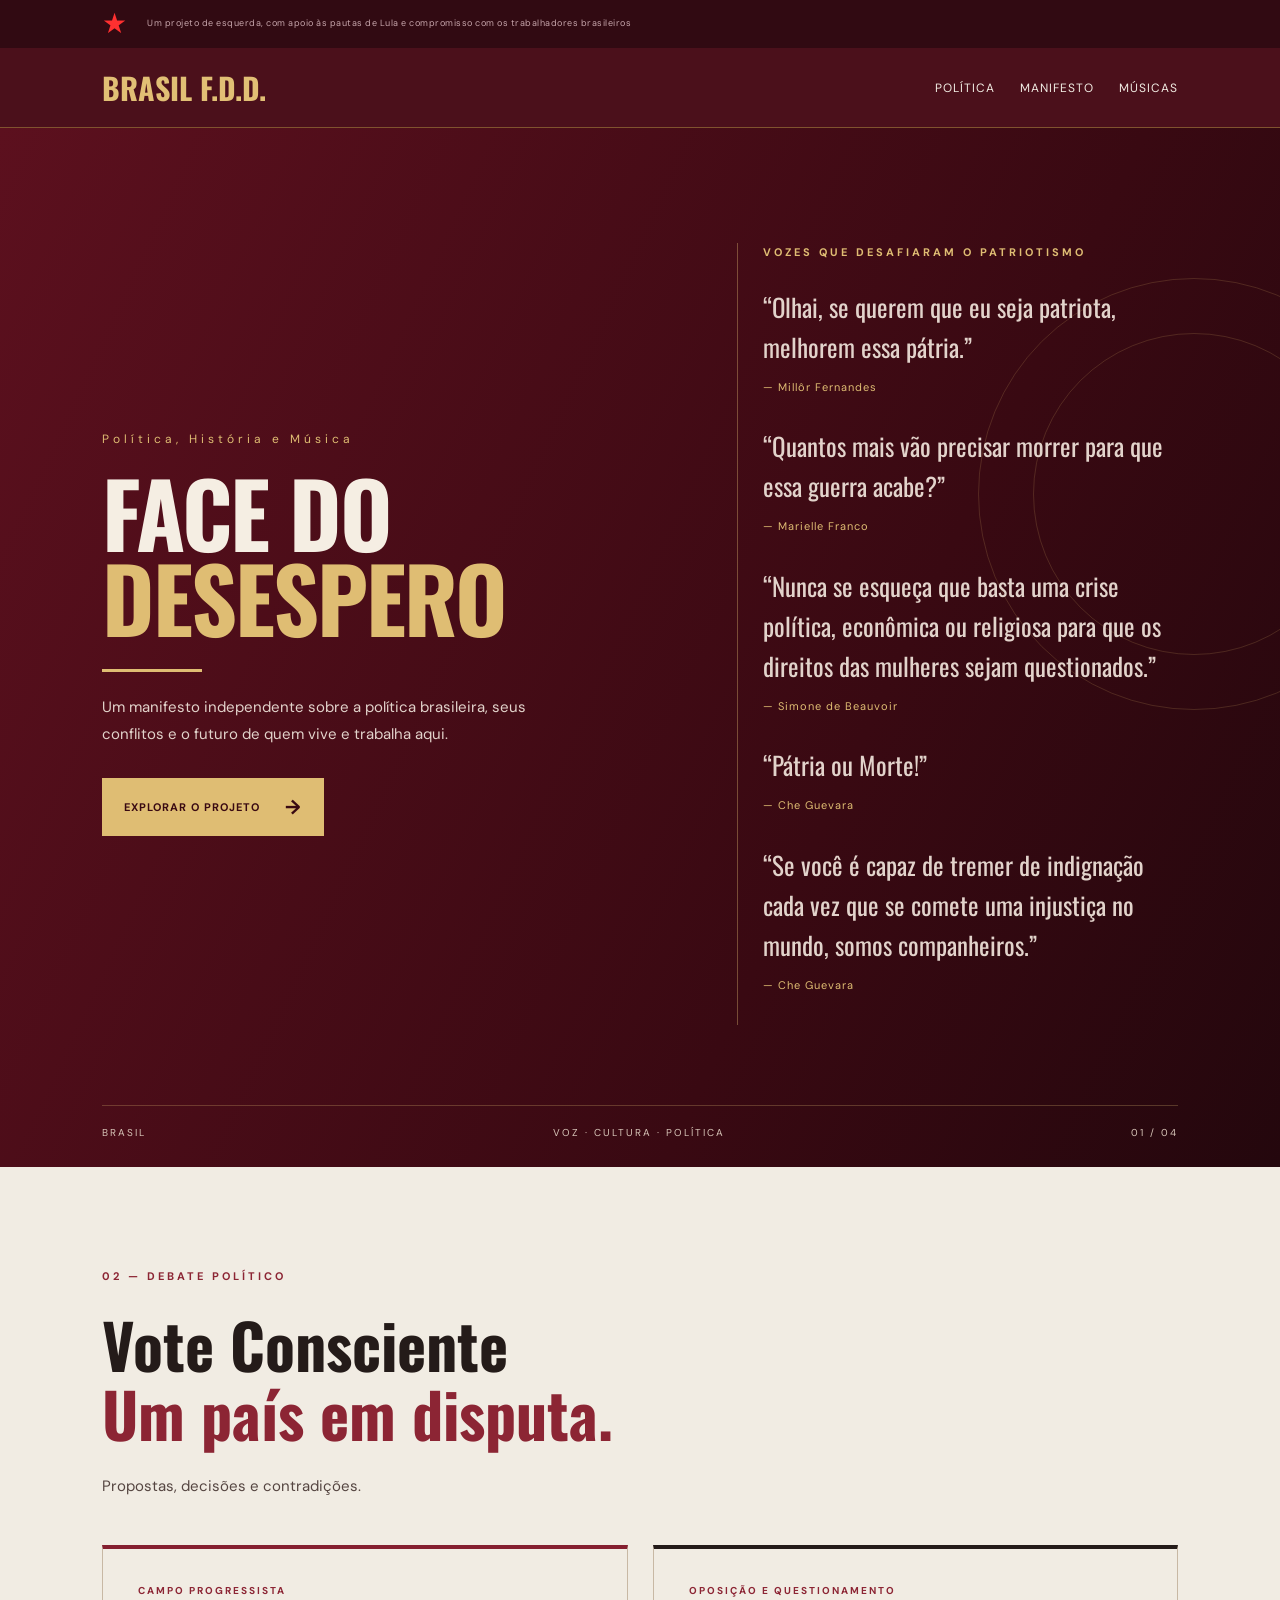
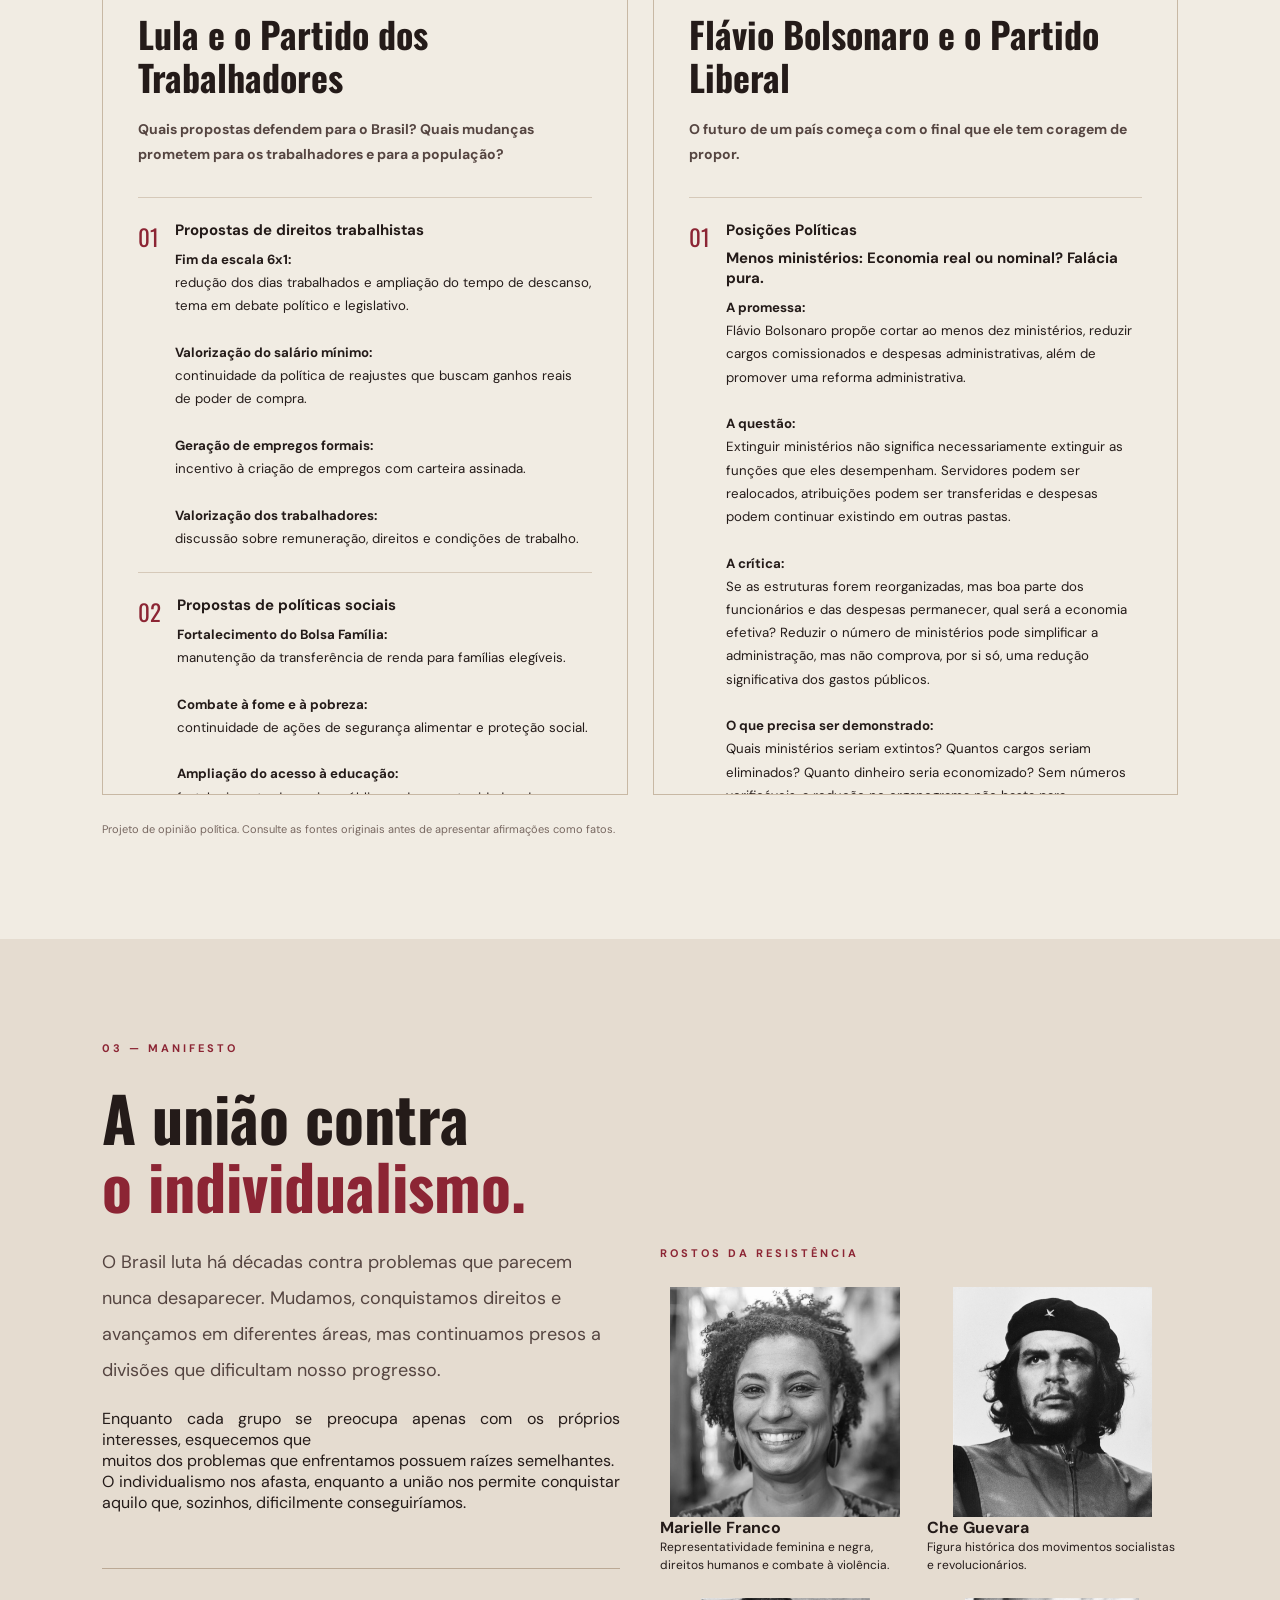
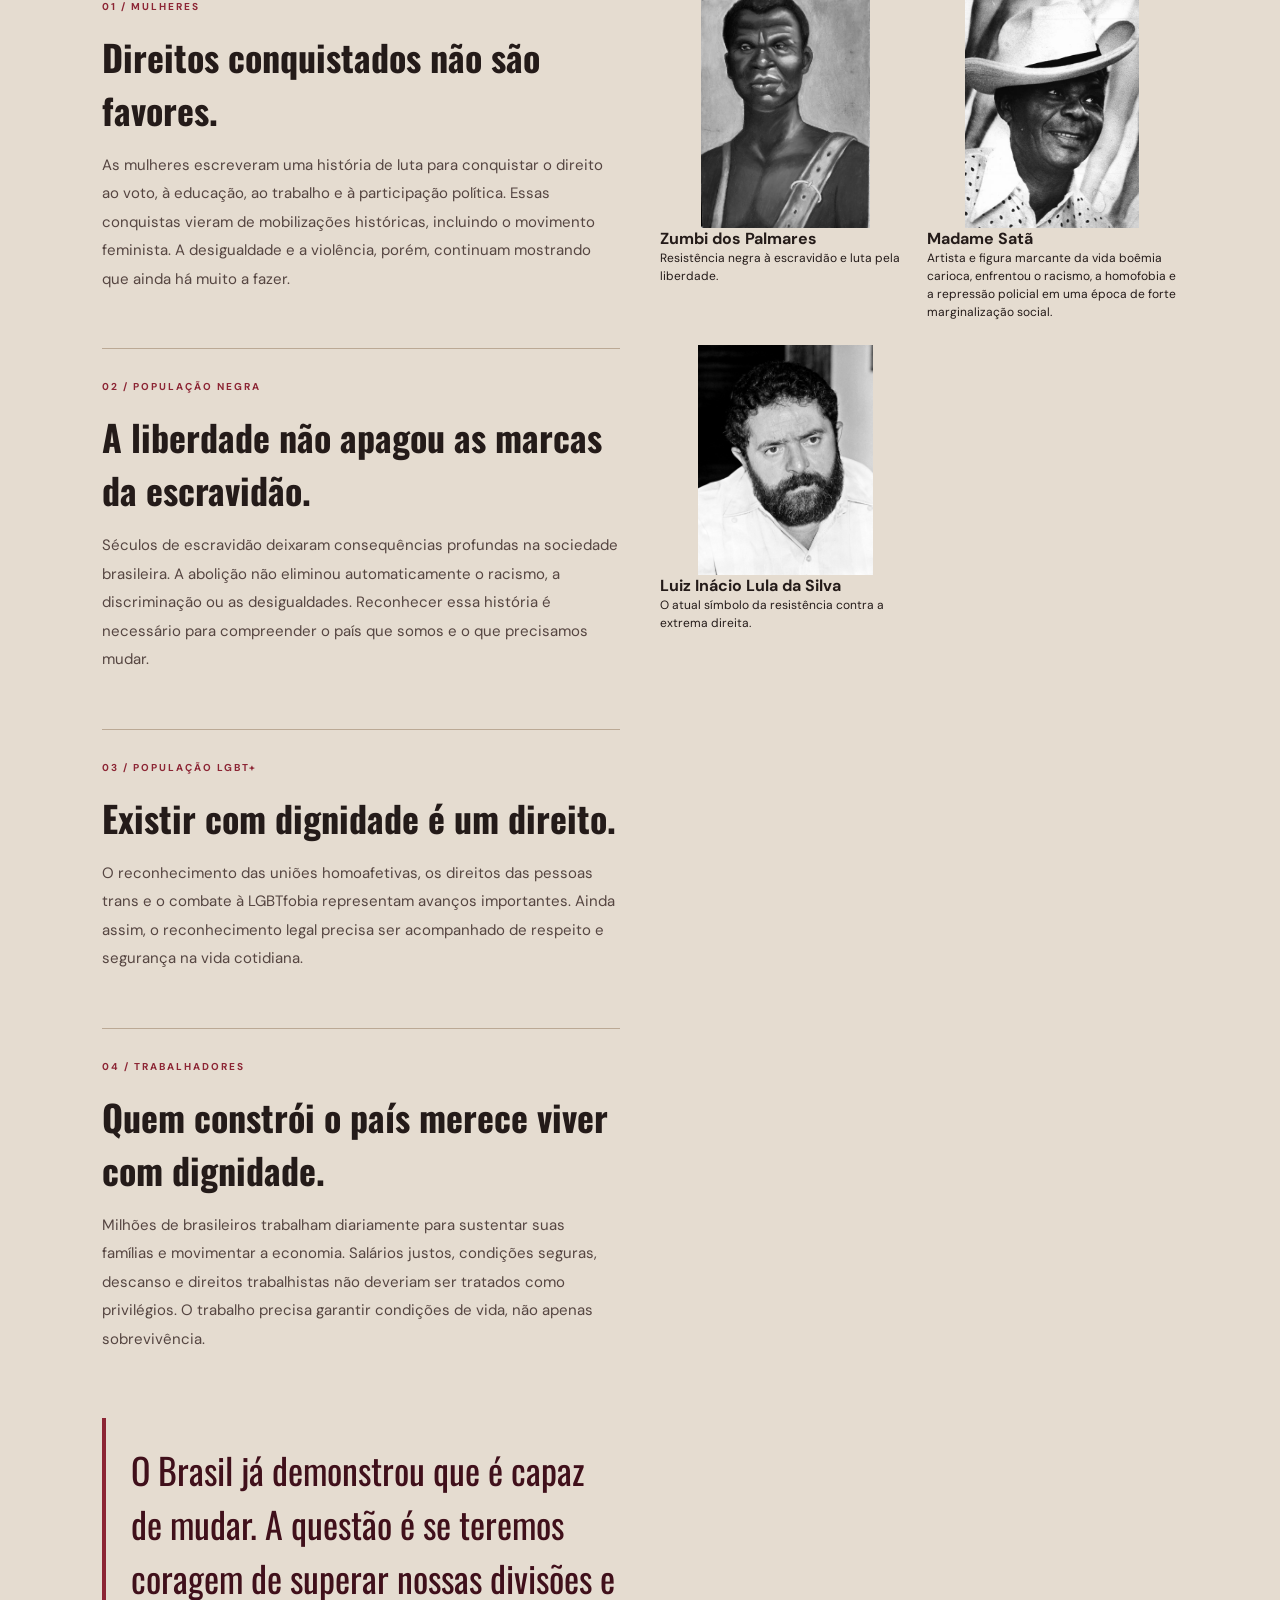
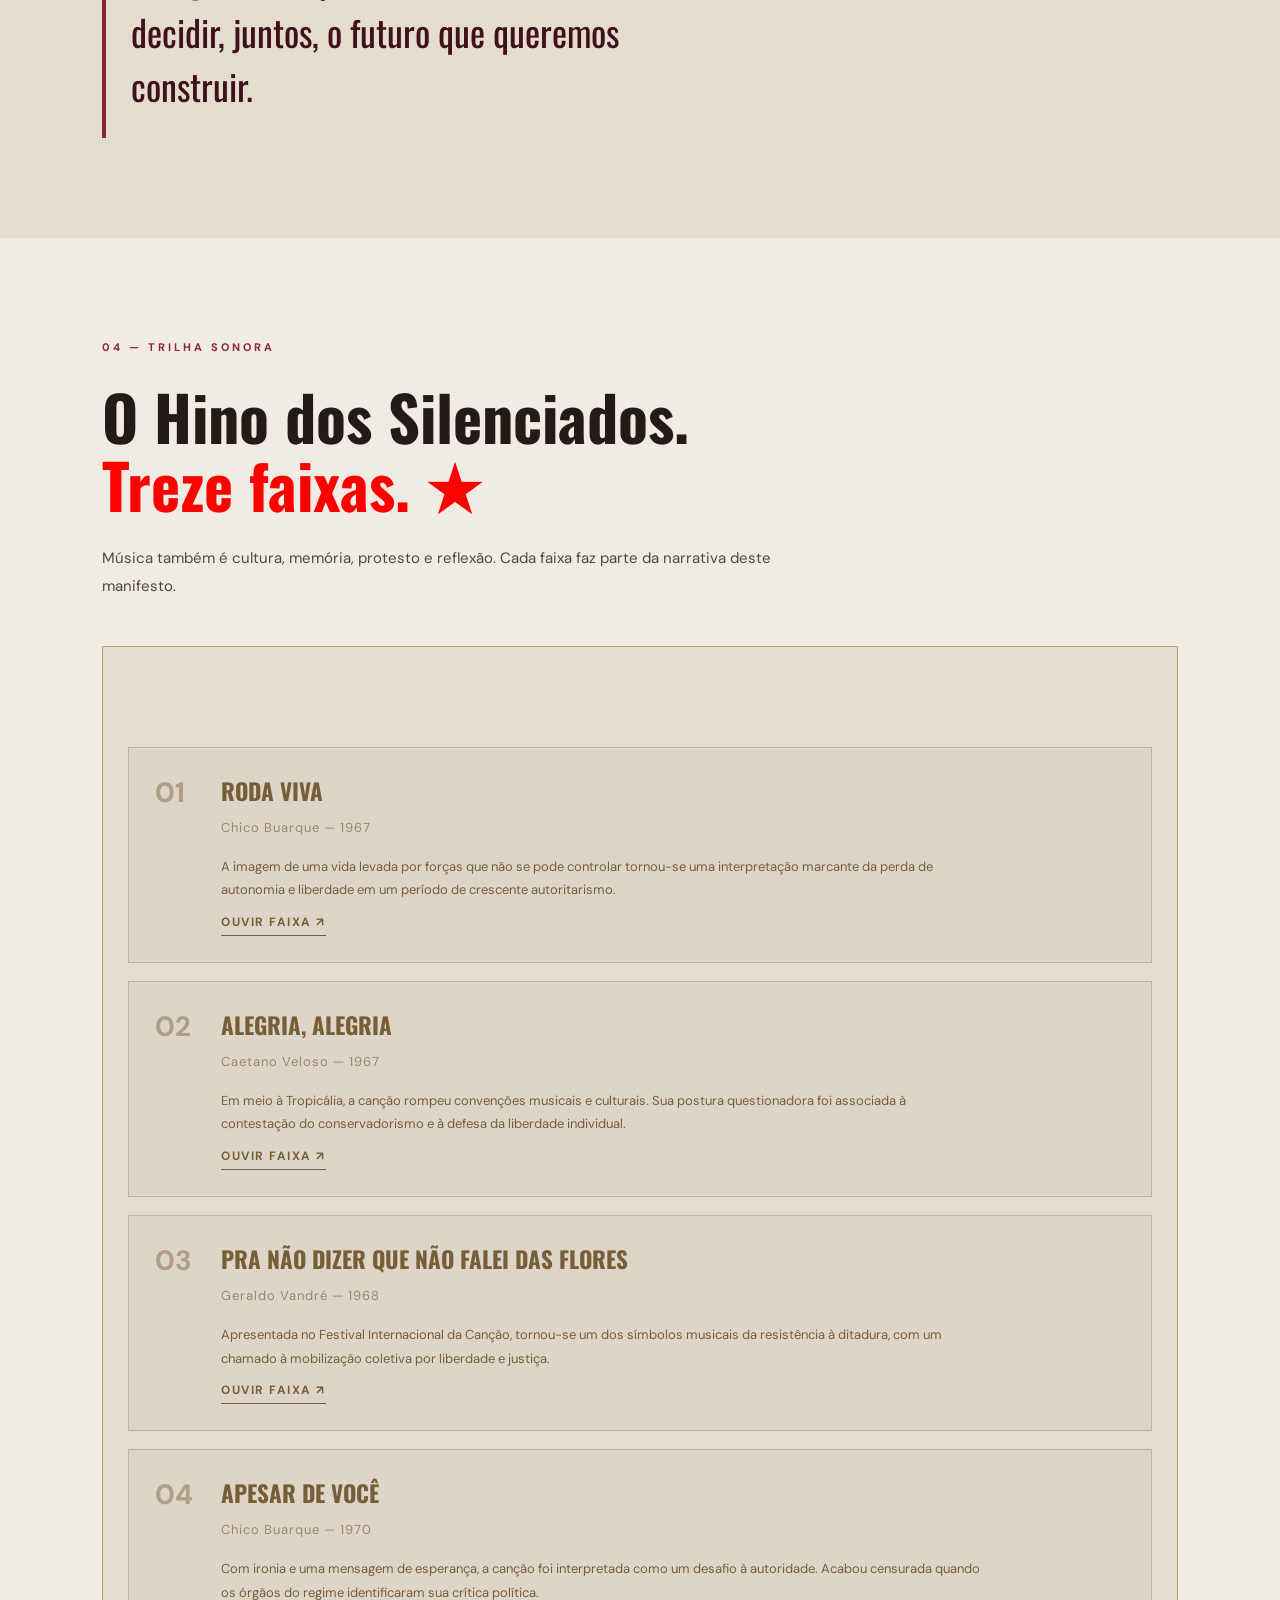
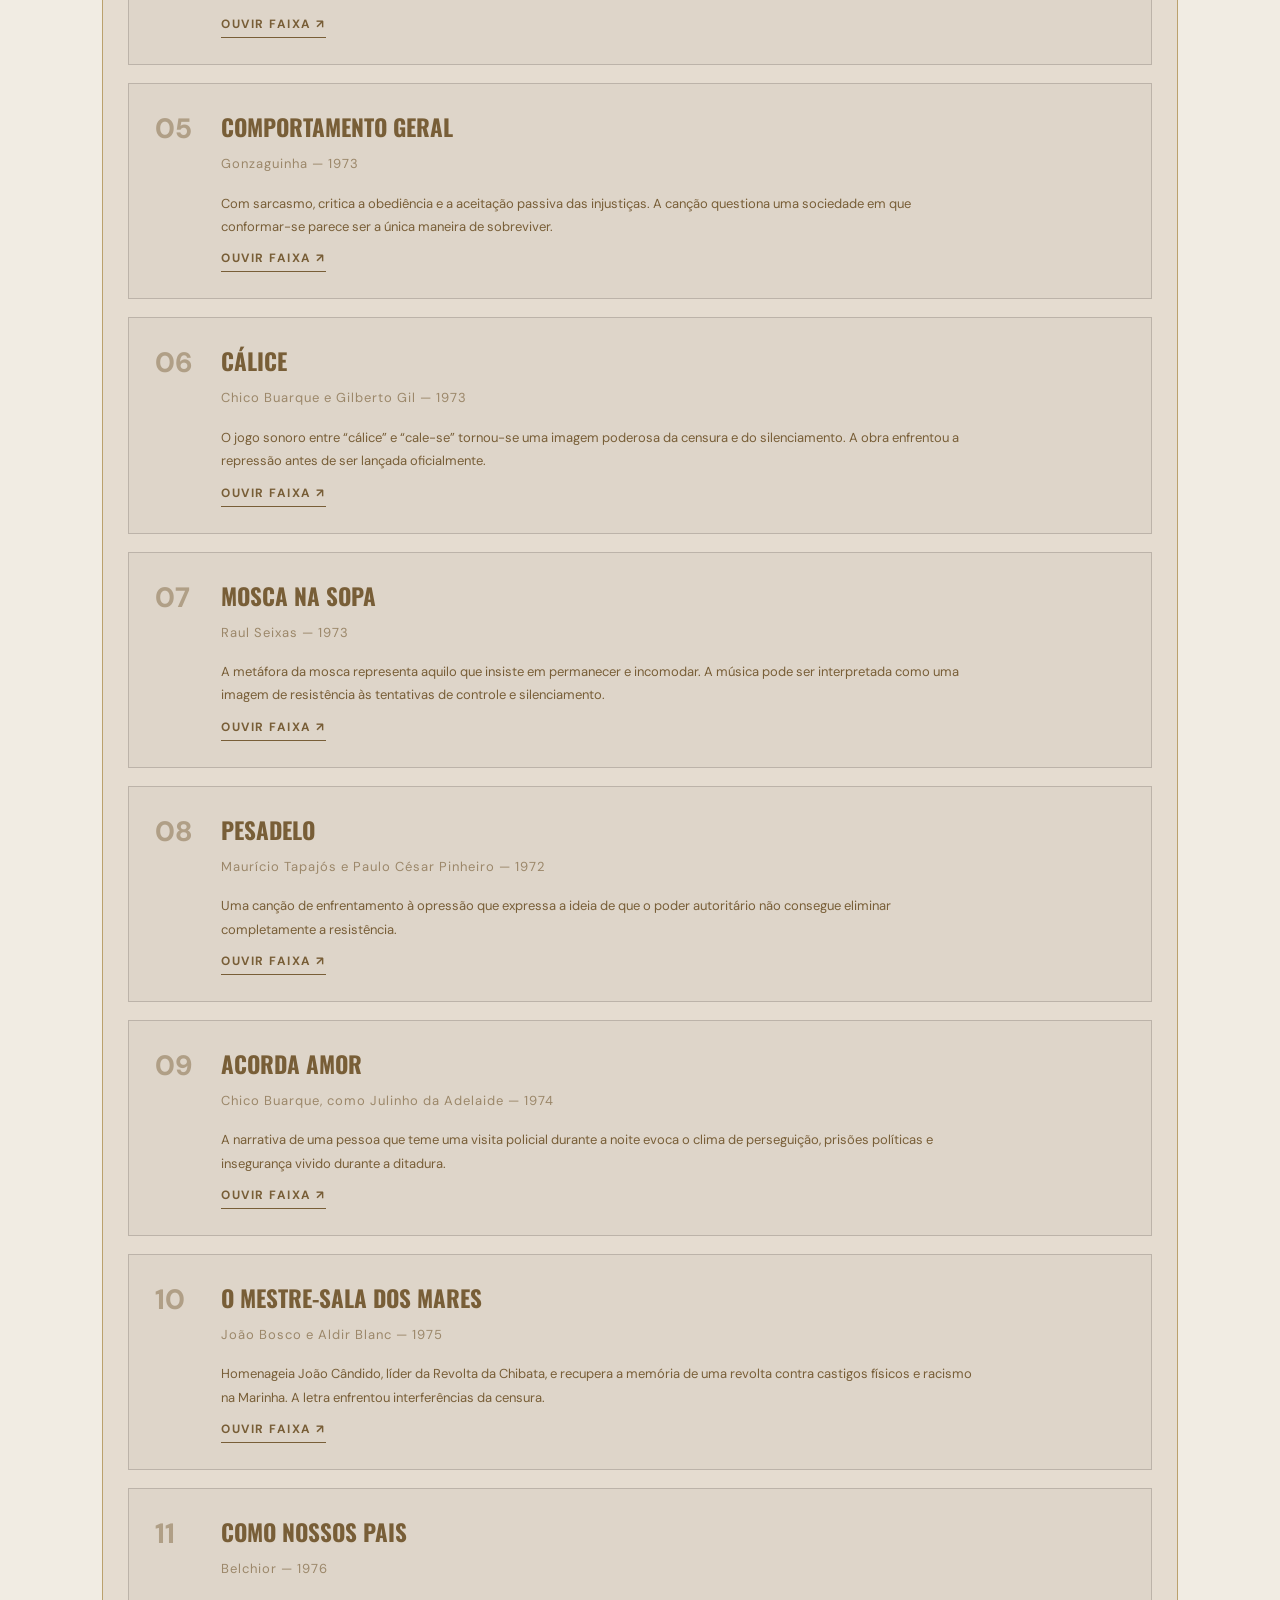
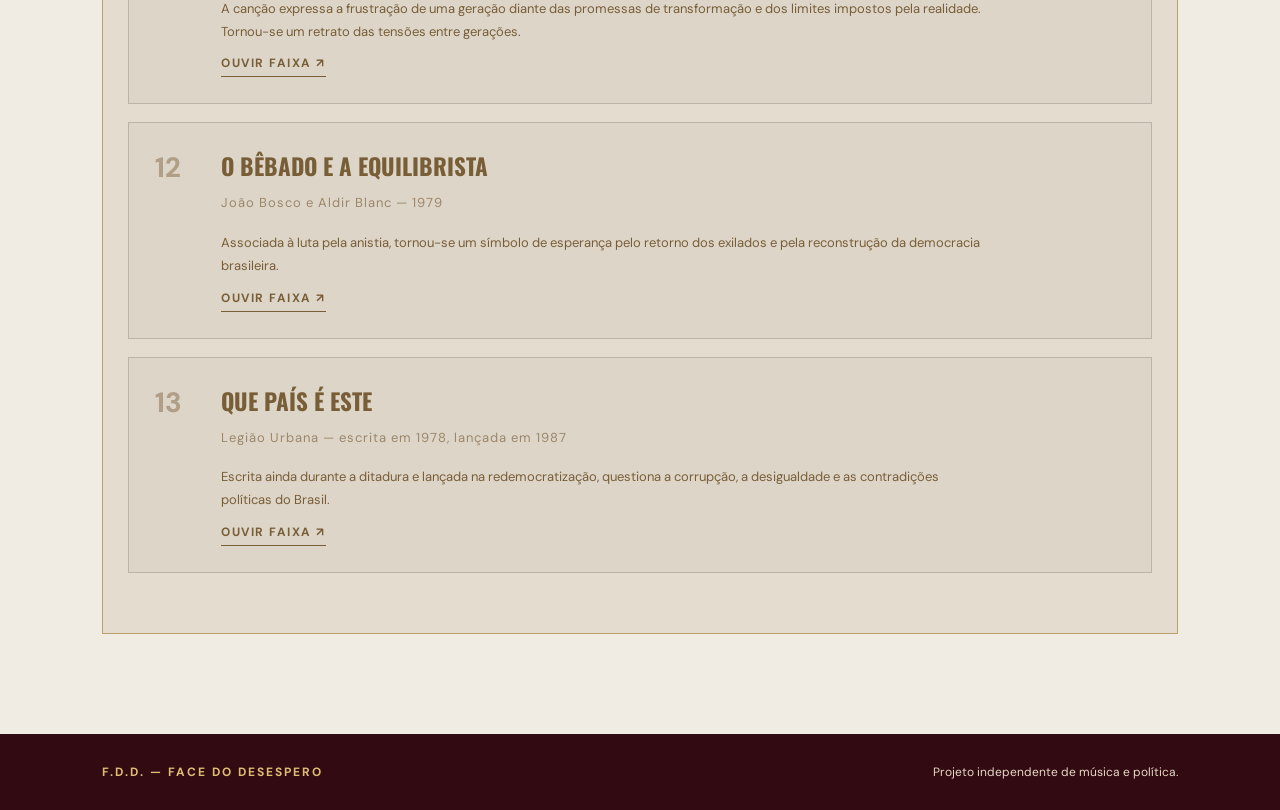
<file: index.html>
<!DOCTYPE html>
<html lang="pt-br">
<head>
    <meta charset="UTF-8">
    <meta name="viewport" content="width=device-width, initial-scale=1.0">
    <meta name="theme-color" content="#180b0e">
    <title>Face do Desespero</title>
    <link rel="stylesheet" href="styles.css">
</head>

<body>

    <div class="selo-politico">
        <span class="selo-estrela">★</span>
        <span class="selo-nome"></span>
        <span class="selo-frase">
            Um projeto de esquerda, com apoio às pautas de Lula e compromisso com os trabalhadores brasileiros
        </span>
    </div>

    <header class="cabecalho">
        <a href="#inicio" class="logo">BRASIL F.D.D.</a>

        <nav>
            <a href="#debate">Política</a>
            <a href="#manifesto">Manifesto</a>
            <a href="#musicas">Músicas</a>
        </nav>
    </header>

    <main>

        <!-- 01 — CAPA -->

        <section class="capa" id="inicio">

            <div class="capa-topo"></div>

            <div class="capa-grid">

                <div class="capa-principal">

                    <p class="subtitulo">Política, História e Música</p>

                    <h1>
                        FACE DO
                        <span>DESESPERO</span>
                    </h1>

                    <div class="linha"></div>

                    <p class="descricao">
                        Um manifesto independente sobre a política brasileira,
                        seus conflitos e o futuro de quem vive e trabalha aqui.
                    </p>

                    <a href="#debate" class="botao">
                        EXPLORAR O PROJETO <span>→</span>
                    </a>

                </div>

                <aside class="capa-vozes">

                    <p class="identificador">
                        VOZES QUE DESAFIARAM O PATRIOTISMO
                    </p>

                    <blockquote>
                        “Olhai, se querem que eu seja patriota, melhorem essa pátria.”
                        <span>— Millôr Fernandes</span>
                    </blockquote>

                    <blockquote>
                        “Quantos mais vão precisar morrer para que essa guerra acabe?”
                        <span>— Marielle Franco</span>
                    </blockquote>

                    <blockquote>
                        “Nunca se esqueça que basta uma crise política, econômica ou religiosa para que os direitos das mulheres sejam questionados.”
                        <span>— Simone de Beauvoir</span>
                    </blockquote>

                    <blockquote>
                        “Pátria ou Morte!”
                        <span>— Che Guevara</span>
                    </blockquote>

                    <blockquote>
                        “Se você é capaz de tremer de indignação cada vez que se comete uma injustiça no mundo, somos companheiros.”
                        <span>— Che Guevara</span>
                    </blockquote>

                </aside>

            </div>

            <div class="rodape-capa">
                <span>BRASIL</span>
                <span>VOZ · CULTURA · POLÍTICA</span>
                <span>01 / 04</span>
            </div>

        </section>


        <!-- 02 — DEBATE POLÍTICO -->

        <section class="debate" id="debate">

            <p class="identificador">02 — DEBATE POLÍTICO</p>

            <h2>
                Vote Consciente
                <span>Um país em disputa.</span>
            </h2>

            <p class="introducao">
                Propostas, decisões e contradições.
            </p>

            <div class="colunas-politicas">

                <article class="coluna coluna-esquerda">

                    <p class="etiqueta">CAMPO PROGRESSISTA</p>

                    <h3>Lula e o Partido dos Trabalhadores</h3>

                    <h4 class="texto-coluna">
                        Quais propostas defendem para o Brasil?
                        Quais mudanças prometem para os trabalhadores
                        e para a população?
                    </h4>

                    <div class="ponto">
                        <span>01</span>
                        <div>
                            <h4>Propostas de direitos trabalhistas</h4>
                            <h5>
                                <strong>Fim da escala 6x1:</strong><br>
                                redução dos dias trabalhados e ampliação do tempo de descanso, tema em debate político e legislativo.<br><br>

                                <strong>Valorização do salário mínimo:</strong><br>
                                continuidade da política de reajustes que buscam ganhos reais de poder de compra.<br><br>

                                <strong>Geração de empregos formais:</strong><br>
                                incentivo à criação de empregos com carteira assinada.<br><br>

                                <strong>Valorização dos trabalhadores:</strong><br>
                                discussão sobre remuneração, direitos e condições de trabalho.
                            </h5>
                        </div>
                    </div>

                    <div class="ponto">
                        <span>02</span>
                        <div>
                            <h4>Propostas de políticas sociais</h4>
                            <h5>
                                <strong>Fortalecimento do Bolsa Família:</strong><br>
                                manutenção da transferência de renda para famílias elegíveis.<br><br>

                                <strong>Combate à fome e à pobreza:</strong><br>
                                continuidade de ações de segurança alimentar e proteção social.<br><br>

                                <strong>Ampliação do acesso à educação:</strong><br>
                                fortalecimento do ensino público e das oportunidades de ingresso no ensino superior.<br><br>

                                <strong>Fortalecimento do SUS:</strong><br>
                                ampliação do acesso aos serviços de saúde pública.
                            </h5>
                        </div>
                    </div>

                    <div class="ponto">
                        <span>03</span>
                        <div>
                            <h4>Promessas e resultados</h4>
                            <h5>
                                <strong>Emprego e renda:</strong><br>
                                durante o terceiro mandato, a taxa anual de desemprego caiu para 6,6% em 2024, segundo o IBGE.<br><br>

                                <strong>Valorização do salário mínimo:</strong><br>
                                em 2023, a política de valorização real foi retomada. Em 2024, o salário mínimo chegou a R$ 1.412.<br><br>

                                <strong>Combate à pobreza:</strong><br>
                                o Bolsa Família foi criado em 2003 e reformulado ao longo dos anos. O programa foi relançado em 2023.<br><br>

                                <strong>Acesso à educação:</strong><br>
                                durante os governos Lula foram criados o ProUni e a Universidade Aberta do Brasil, além de iniciativas de expansão do ensino superior federal.<br><br>

                                <strong>Crescimento econômico:</strong><br>
                                o PIB brasileiro cresceu 3,4% em 2024. O resultado não significa que todos os setores tenham se beneficiado igualmente.<br><br>

                                <strong>Preservação da Amazônia:</strong><br>
                                o INPE estimou uma redução de 30,6% no desmatamento da Amazônia Legal em 2024, em comparação com 2023.
                            </h5>
                        </div>
                    </div>

                    <div class="fonte">
                        <h4>FONTES E REFERÊNCIAS</h4>

                        <a href="https://www.ibge.gov.br/" target="_blank" rel="noopener noreferrer">
                            IBGE — desemprego, renda e PIB ↗
                        </a>

                        <a href="https://www.gov.br/trabalho-e-emprego/" target="_blank" rel="noopener noreferrer">
                            Ministério do Trabalho — emprego formal ↗
                        </a>

                        <a href="https://www.gov.br/planalto/" target="_blank" rel="noopener noreferrer">
                            Planalto — salário mínimo e medidas do governo ↗
                        </a>

                        <a href="https://www.gov.br/mds/" target="_blank" rel="noopener noreferrer">
                            Ministério do Desenvolvimento Social — Bolsa Família ↗
                        </a>

                        <a href="https://www.gov.br/mec/" target="_blank" rel="noopener noreferrer">
                            Ministério da Educação — ProUni e educação ↗
                        </a>

                        <a href="https://www.gov.br/inep/" target="_blank" rel="noopener noreferrer">
                            Inep — indicadores educacionais ↗
                        </a>

                        <a href="https://www.gov.br/saude/" target="_blank" rel="noopener noreferrer">
                            Ministério da Saúde — SUS ↗
                        </a>

                        <a href="https://www.gov.br/inpe/" target="_blank" rel="noopener noreferrer">
                            INPE — monitoramento da Amazônia ↗
                        </a>

                        <a href="https://pt.org.br/" target="_blank" rel="noopener noreferrer">
                            PT — posicionamentos e propostas partidárias ↗
                        </a>

                        <a href="https://www.tse.jus.br/" target="_blank" rel="noopener noreferrer">
                            TSE — programas de governo registrados ↗
                        </a>

                        <a href="https://static.poder360.com.br/uploads/2026/08/Programa-Governo-LULA-2026.pdf" target="_blank" rel="noopener noreferrer">
                            Poder360 — Programa de Governo Lula 2026 ↗
                        </a>
                    </div>

                </article>


                <article class="coluna coluna-direita">

                    <p class="etiqueta">OPOSIÇÃO E QUESTIONAMENTO</p>

                    <h3>Flávio Bolsonaro e o Partido Liberal</h3>

                    <h5 class="texto-coluna">
                        O futuro de um país começa com o final que ele tem coragem de propor.
                    </h5>

                    <div class="ponto">
                        <span>01</span>
                        <div>
                            <h4>Posições Políticas</h4>
                            <h4>Menos ministérios: Economia real ou nominal? Falácia pura.</h4>

                            <h5>
                                <strong>A promessa:</strong><br>
                                Flávio Bolsonaro propõe cortar ao menos dez ministérios, reduzir cargos comissionados e despesas administrativas, além de promover uma reforma administrativa.<br><br>

                                <strong>A questão:</strong><br>
                                Extinguir ministérios não significa necessariamente extinguir as funções que eles desempenham. Servidores podem ser realocados, atribuições podem ser transferidas e despesas podem continuar existindo em outras pastas.<br><br>

                                <strong>A crítica:</strong><br>
                                Se as estruturas forem reorganizadas, mas boa parte dos funcionários e das despesas permanecer, qual será a economia efetiva? Reduzir o número de ministérios pode simplificar a administração, mas não comprova, por si só, uma redução significativa dos gastos públicos.<br><br>

                                <strong>O que precisa ser demonstrado:</strong><br>
                                Quais ministérios seriam extintos? Quantos cargos seriam eliminados? Quanto dinheiro seria economizado? Sem números verificáveis, a redução no organograma não basta para demonstrar eficiência fiscal.<br><br>

                                <strong>PATRIOTISMO DE DISCURSO, DEPENDÊNCIA NA PRÁTICA?</strong><br><br>

                                Um plano de governo não deveria ser uma coleção de promessas genéricas, mas um projeto concreto para transformar a realidade de milhões de brasileiros. Quando faltam metas claras, medidas detalhadas e compromissos verificáveis, o patriotismo corre o risco de se tornar apenas um discurso conveniente.<br><br>

                                Flávio Bolsonaro evoca o patriotismo, mas é legítimo questionar se suas propostas priorizam a autonomia do Brasil ou aprofundam sua dependência dos Estados Unidos. Afinal, defender a pátria significa proteger seus interesses, sua soberania e sua capacidade de tomar decisões sem submissão a potências estrangeiras.<br><br>

                                De que adianta falar em amor ao Brasil se não houver um projeto consistente para garantir sua independência, seu desenvolvimento e a dignidade de seu povo?
                            </h5>
                        </div>
                    </div>

                    <div class="ponto">
                        <span>02</span>
                        <div>
                            <h4>Herança de sangue:</h4>

                            <h5>
                                <strong>Um plano para o Brasil ou para o legado de Bolsonaro?</strong><br><br>

                                Um plano de governo deve apresentar propostas concretas para a economia, a saúde, a educação, a segurança pública e os direitos sociais.<br><br>

                                Quando a trajetória de um familiar ocupa espaço relevante no discurso político, surge uma pergunta legítima: quanto desse documento está dedicado a resolver os problemas do país e quanto está voltado à construção de um legado político?<br><br>

                                Essa discussão também exige olhar para o legado que se pretende preservar. Jair Bolsonaro tornou pública sua admiração pelo coronel Carlos Alberto Brilhante Ustra, ex-chefe do DOI-CODI de São Paulo durante a ditadura militar, reconhecido judicialmente como torturador. Em 2016, durante a votação do impeachment de Dilma Rousseff, Bolsonaro dedicou seu voto à memória de Ustra, provocando indignação por homenagear um agente associado à tortura enquanto fazia referência a uma ex-presidente que foi torturada durante a ditadura.<br><br>

                                Esses episódios levantam uma questão que não pode ser ignorada: que legado político se pretende transmitir ao Brasil — e quais valores esse legado representa? A memória de uma ditadura não deve ser tratada como instrumento de provocação política, muito menos a tortura como motivo de deboche. O respeito às vítimas e à democracia precisa estar acima da idolatria a figuras políticas.<br><br>

                                O Brasil não precisa apenas de homenagens, referências familiares ou promessas genéricas. Precisa de metas claras, medidas viáveis e compromissos que possam ser cobrados pela população.<br><br>

                                O eleitor não vota para escolher o herdeiro de um sobrenome. Vota para escolher um projeto de país.<br><br>

                                <strong>O peso das palavras:</strong><br><br>

                                A avaliação de um legado político não deve se limitar às promessas de campanha ou aos números da economia. As declarações de um governante também importam, porque revelam posturas que podem influenciar o debate público e a maneira como determinados grupos são tratados.<br><br>

                                <strong>A pandemia: “Só uma gripezinha”</strong><br><br>

                                Durante a pandemia de COVID-19, Jair Bolsonaro minimizou publicamente a gravidade da doença, usando a expressão “gripezinha” ao falar sobre a COVID-19 em março de 2020. Em um país que registraria mais de 700 mil mortes pela doença, esse tipo de declaração tornou-se um dos símbolos das críticas à sua postura diante da crise sanitária.<br><br>

                                <strong>Violência contra mulheres: uma declaração sobre Maria do Rosário</strong><br><br>

                                Em 2014, Bolsonaro disse à deputada Maria do Rosário que não a estupraria porque ela “não merece”. A declaração provocou indignação por transformar a violência sexual em instrumento de humilhação contra uma adversária política. Não se trata apenas de uma ofensa pessoal: é legítimo questionar o que significa um representante público usar a violência sexual como forma de intimidação retórica.<br><br>

                                <strong>Racismo: declarações sobre pessoas negras</strong><br><br>

                                Bolsonaro também foi alvo de críticas por declarações consideradas racistas. Em uma entrevista de 2011 ao programa CQC (Custe o Que Custar), fez comentários sobre a possibilidade de seus filhos se relacionarem com pessoas negras, em resposta a uma pergunta sobre racismo. O episódio gerou forte repercussão e foi contestado publicamente.<br><br>

                                Esses episódios, embora diferentes entre si, levantam uma questão comum: qual deve ser o padrão de responsabilidade exigido de alguém que ocupa — ou pretende ocupar — a Presidência da República?<br><br>

                                Um governante tem o direito de defender suas ideias políticas, mas seu discurso também deve ser submetido à crítica pública. Minimizar uma crise sanitária, recorrer à violência sexual como insulto ou fazer declarações sobre relações raciais que provocam acusações de racismo não são questões que precisam ser ignoradas em nome da lealdade partidária.<br><br>

                                O poder passa. As palavras ficam. E o legado de um político também é construído por aquilo que ele escolhe dizer.
                            </h5>
                        </div>
                    </div>

                    <div class="ponto">
                        <span>03</span>
                        <div>
                            <h4>Currículo de Flávio Bolsomaster</h4>

                            <h5>
                                <strong>O caso Banco Master e o filme Dark Horse</strong><br><br>

                                Em novembro de 2025, o Banco Central decretou a liquidação do Banco Master. Daniel Vorcaro, controlador da instituição, foi preso em meio a investigações sobre suspeitas de irregularidades financeiras. O caso levantou questionamentos sobre as relações entre o banqueiro e figuras da política brasileira.<br><br>

                                <strong>As mensagens reveladas:</strong><br><br>

                                Segundo reportagens publicadas pelo Intercept Brasil em maio de 2026, mensagens e áudios atribuídos a conversas entre Flávio Bolsonaro e Vorcaro, de 2024 e 2025, tratavam da busca por apoio financeiro para o filme Dark Horse, produção sobre Jair Bolsonaro.<br><br>

                                <strong>O ponto de questionamento:</strong><br><br>

                                As reportagens destacaram conversas ocorridas enquanto a situação do Banco Master já era alvo de investigação. A cronologia levantou questionamentos sobre o relacionamento entre os envolvidos e as tratativas financeiras para o filme. A existência das mensagens, por si só, não comprova que Flávio tenha participado de irregularidades relacionadas ao banco.<br><br>

                                <strong>A versão de Flávio Bolsonaro:</strong><br><br>

                                Flávio afirmou que conhecia Vorcaro desde dezembro de 2024, negou ter recebido dinheiro ou vantagens indevidas e declarou que a relação entre ambos estava ligada exclusivamente ao filme. Também defendeu a abertura de uma CPI para investigar o caso Banco Master.<br><br>

                                <strong>A questão central:</strong><br><br>

                                Flávio buscou apoio financeiro para um filme sobre seu pai junto a um banqueiro que posteriormente se tornou alvo de investigações. Isso levanta questionamentos legítimos sobre essa relação e sobre as condições do financiamento.<br><br>

                                Quanto dinheiro foi negociado? Houve pagamentos? Quais eram as condições desse apoio?<br><br>

                                A população tem o direito de cobrar transparência de seus representantes. Se tudo ocorreu dentro da legalidade, esclarecer os fatos é fundamental. Se houve irregularidades, elas precisam ser investigadas e responsabilizadas.<br><br>

                                <strong>O cargo público e a jornada de trabalho</strong><br><br>

                                Como alguém poderia cumprir uma jornada de 40 horas semanais em Brasília enquanto estudava Direito presencialmente e fazia estágio no Rio de Janeiro?<br><br>

                                Segundo uma reportagem, Flávio Bolsonaro ocupou um cargo na Câmara dos Deputados entre 2000 e 2002, período em que, aos 19 anos, também cursava Direito e realizava estágio no Rio de Janeiro.<br><br>

                                A situação levanta uma pergunta que não pode ser ignorada: ele cumpria efetivamente as obrigações do cargo público que ocupava?<br><br>

                                Quando o salário vem do dinheiro dos contribuintes, a transparência não é um favor — é uma obrigação.<br><br>

                                Não basta falar em moralidade na política. É preciso explicar os próprios registros, esclarecer as suspeitas e prestar contas à população.<br><br>

                                O dinheiro público exige trabalho, não privilégios. E o poder não deveria colocar ninguém acima da cobrança pública.
                            </h5>
                        </div>
                    </div>

                    <div class="fonte">
                        <h4>FONTES E REFERÊNCIAS</h4>

                        <a href="https://noticias.uol.com.br/eleicoes/2026/09/27/propostas-de-flavio-bolsonaro-veja-principais-pontos-do-plano-de-governo.ghtm?cmpid=copiaecola"
                           target="_blank" rel="noopener noreferrer">
                            UOL — Principais propostas do plano de governo de Flávio Bolsonaro ↗
                        </a>

                        <a href="https://veja.abril.com.br/economia/vai-privatizar-os-sinais-trocados-da-campanha-de-flavio-bolsonaro-sobre-estatais/"
                           target="_blank" rel="noopener noreferrer">
                            Veja — Declarações da campanha sobre privatizações de estatais ↗
                        </a>

                        <a href="https://www.youtube.com/watch?v=vW3zoHa60NQ"
                           target="_blank" rel="noopener noreferrer">
                            YouTube — Declaração sobre aposentadorias e BPC ↗
                        </a>

                        <a href="https://www.youtube.com/watch?v=As4vyM395_E"
                           target="_blank" rel="noopener noreferrer">
                            YouTube — Outra declaração sobre aposentadorias e BPC ↗
                        </a>

                        <a href="https://www1.folha.uol.com.br/mercado/2026/10/publicamente-flavio-bolsonaro-defende-reajuste-de-aposentadorias-acima-da-inflacao.shtml"
                           target="_blank" rel="noopener noreferrer">
                            Folha de S.Paulo — Flávio defende reajustes acima da inflação ↗
                        </a>

                        <a href="https://www.intercept.com.br/"
                           target="_blank" rel="noopener noreferrer">
                            The Intercept Brasil — Portal de reportagens sobre Banco Master e Dark Horse ↗
                        </a>

                        <a href="https://www.camara.leg.br/"
                           target="_blank" rel="noopener noreferrer">
                            Câmara dos Deputados — Consulta de registros públicos ↗
                        </a>

                        <a href="https://www.gov.br/planalto/pt-br"
                           target="_blank" rel="noopener noreferrer">
                            Planalto — Portal oficial do Governo Federal ↗
                        </a>

                        <p>
                        </p>
                    </div>

                </article>

            </div>

            <p class="aviso">
                Projeto de opinião política. Consulte as fontes originais
                antes de apresentar afirmações como fatos.
            </p>

        </section>


        <!-- 03 — MANIFESTO -->

        <section class="manifesto" id="manifesto">

            <p class="identificador">03 — MANIFESTO</p>

            <h2>
                A união contra
                <span>o individualismo.</span>
            </h2>

            <div class="manifesto-layout">

                <div class="manifesto-texto">

                    <p class="abertura">
                        O Brasil luta há décadas contra problemas que parecem nunca
                        desaparecer. Mudamos, conquistamos direitos e avançamos em
                        diferentes áreas, mas continuamos presos a divisões que
                        dificultam nosso progresso.
                    </p>

                    <p id="Enquanto">
                        Enquanto cada grupo se preocupa apenas com os próprios
                        interesses, esquecemos que <br> muitos dos problemas que enfrentamos
                        possuem raízes semelhantes.<br> O individualismo nos afasta,
                        enquanto a união nos permite conquistar aquilo que,
                        sozinhos, dificilmente conseguiríamos.
                    </p>

                    <div class="tema-manifesto">
                        <span>01 / MULHERES</span>
                        <h3>Direitos conquistados não são favores.</h3>
                        <p>
                            As mulheres escreveram uma história de luta para conquistar
                            o direito ao voto, à educação, ao trabalho e à participação
                            política. Essas conquistas vieram de mobilizações históricas,
                            incluindo o movimento feminista. A desigualdade e a violência,
                            porém, continuam mostrando que ainda há muito a fazer.
                        </p>
                    </div>

                    <div class="tema-manifesto">
                        <span>02 / POPULAÇÃO NEGRA</span>
                        <h3>A liberdade não apagou as marcas da escravidão.</h3>
                        <p>
                            Séculos de escravidão deixaram consequências profundas
                            na sociedade brasileira. A abolição não eliminou
                            automaticamente o racismo, a discriminação ou as
                            desigualdades. Reconhecer essa história é necessário
                            para compreender o país que somos e o que precisamos mudar.
                        </p>
                    </div>

                    <div class="tema-manifesto">
                        <span>03 / POPULAÇÃO LGBT+</span>
                        <h3>Existir com dignidade é um direito.</h3>
                        <p>
                            O reconhecimento das uniões homoafetivas, os direitos
                            das pessoas trans e o combate à LGBTfobia representam
                            avanços importantes. Ainda assim, o reconhecimento legal
                            precisa ser acompanhado de respeito e segurança na vida
                            cotidiana.
                        </p>
                    </div>

                    <div class="tema-manifesto">
                        <span>04 / TRABALHADORES</span>
                        <h3>Quem constrói o país merece viver com dignidade.</h3>
                        <p>
                            Milhões de brasileiros trabalham diariamente para sustentar
                            suas famílias e movimentar a economia. Salários justos,
                            condições seguras, descanso e direitos trabalhistas não
                            deveriam ser tratados como privilégios. O trabalho precisa
                            garantir condições de vida, não apenas sobrevivência.
                        </p>
                    </div>

                    <blockquote class="frase-final">
                        O Brasil já demonstrou que é capaz de mudar.
                        A questão é se teremos coragem de superar nossas divisões
                        e decidir, juntos, o futuro que queremos construir.
                    </blockquote>

                </div>


                <!-- GALERIA DE FIGURAS HISTÓRICAS -->

                <aside class="simbolos-luta">

                    <p class="identificador">
                        ROSTOS DA RESISTÊNCIA
                    </p>

                    <div class="simbolo">
                        <img
                            src="marielle.jpg"
                            alt="Retrato de Marielle Franco"
                            loading="lazy"
                        >

                        <div class="simbolo-info">
                            <span></span>
                            <h3>Marielle Franco</h3>
                            <p>
                                Representatividade feminina e negra,
                                direitos humanos e combate à violência.
                            </p>
                        </div>
                    </div>

                    <div class="simbolo">
                        <img
                            src="cheguevara.jpg"
                            alt="Retrato de Che Guevara"
                            loading="lazy"
                        >

                        <div class="simbolo-info">
                            <span></span>
                            <h3>Che Guevara</h3>
                            <p>
                                Figura histórica dos movimentos socialistas
                                e revolucionários.
                            </p>
                        </div>
                    </div>

                    <div class="simbolo">
                        <img
                            src="zumbi.jpg"
                            alt="Representação histórica de Zumbi dos Palmares"
                            loading="lazy"
                        >

                        <div class="simbolo-info">
                            <span></span>
                            <h3>Zumbi dos Palmares</h3>
                            <p>
                                Resistência negra à escravidão e luta
                                pela liberdade.
                            </p>
                        </div>
                    </div>

                    <div class="simbolo">
                        <img
                            src="madame.jpg"
                            alt="Retrato de Madame Satã"
                            loading="lazy"
                        >

                        <div class="simbolo-info">
                            <span></span>
                            <h3>Madame Satã</h3>
                            <p>
                                Artista e figura marcante da vida boêmia carioca, enfrentou o racismo,
                                a homofobia e a repressão policial em uma época de forte marginalização social.
                            </p>
                        </div>
                    </div>
<div class="simbolo">
    <img
        src="Lulaa.jpg"
        alt="Retrato de Luiz Inácio Lula da Silva jovem, com barba"
        loading="lazy"
    >

    <div class="simbolo-info">
        <span></span>
        <h3>Luiz Inácio Lula da Silva</h3>
        <p>
            O atual símbolo da resistência contra a extrema direita.
        </p>
    </div>
</div>
                </aside>

            </div>

        </section>


        <!-- 04 — MÚSICAS -->

        <section class="musicas" id="musicas">

            <p class="identificador">04 — TRILHA SONORA</p>

            <h2>
                O Hino dos Silenciados.
                <span id = "Star">Treze faixas. ★</span>
            </h2>

            <p class="introducao">
                Música também é cultura, memória, protesto e reflexão.
                Cada faixa faz parte da narrativa deste manifesto.
            </p>

            <div class="musicas-vazio">
            	<div class="faixas-lista">

    <article class="faixa">
        <span class="faixa-numero">01</span>
        <div class="faixa-info">
            <h3>Roda Viva</h3>
            <p class="faixa-artista">Chico Buarque — 1967</p>
            <p>A imagem de uma vida levada por forças que não se pode controlar tornou-se uma interpretação marcante da perda de autonomia e liberdade em um período de crescente autoritarismo.</p>
            <a href="https://www.youtube.com/results?search_query=Chico+Buarque+Roda+Viva" target="_blank" rel="noopener noreferrer">OUVIR FAIXA ↗</a>
        </div>
    </article>

    <article class="faixa">
        <span class="faixa-numero">02</span>
        <div class="faixa-info">
            <h3>Alegria, Alegria</h3>
            <p class="faixa-artista">Caetano Veloso — 1967</p>
            <p>Em meio à Tropicália, a canção rompeu convenções musicais e culturais. Sua postura questionadora foi associada à contestação do conservadorismo e à defesa da liberdade individual.</p>
            <a href="https://www.youtube.com/results?search_query=Caetano+Veloso+Alegria+Alegria" target="_blank" rel="noopener noreferrer">OUVIR FAIXA ↗</a>
        </div>
    </article>

    <article class="faixa">
        <span class="faixa-numero">03</span>
        <div class="faixa-info">
            <h3>Pra Não Dizer Que Não Falei das Flores</h3>
            <p class="faixa-artista">Geraldo Vandré — 1968</p>
            <p>Apresentada no Festival Internacional da Canção, tornou-se um dos símbolos musicais da resistência à ditadura, com um chamado à mobilização coletiva por liberdade e justiça.</p>
            <a href="https://www.youtube.com/results?search_query=Geraldo+Vandre+Pra+Nao+Dizer+Que+Nao+Falei+das+Flores" target="_blank" rel="noopener noreferrer">OUVIR FAIXA ↗</a>
        </div>
    </article>

    <article class="faixa">
        <span class="faixa-numero">04</span>
        <div class="faixa-info">
            <h3>Apesar de Você</h3>
            <p class="faixa-artista">Chico Buarque — 1970</p>
            <p>Com ironia e uma mensagem de esperança, a canção foi interpretada como um desafio à autoridade. Acabou censurada quando os órgãos do regime identificaram sua crítica política.</p>
            <a href="https://www.youtube.com/results?search_query=Chico+Buarque+Apesar+de+Voce" target="_blank" rel="noopener noreferrer">OUVIR FAIXA ↗</a>
        </div>
    </article>

    <article class="faixa">
        <span class="faixa-numero">05</span>
        <div class="faixa-info">
            <h3>Comportamento Geral</h3>
            <p class="faixa-artista">Gonzaguinha — 1973</p>
            <p>Com sarcasmo, critica a obediência e a aceitação passiva das injustiças. A canção questiona uma sociedade em que conformar-se parece ser a única maneira de sobreviver.</p>
            <a href="https://www.youtube.com/results?search_query=Gonzaguinha+Comportamento+Geral" target="_blank" rel="noopener noreferrer">OUVIR FAIXA ↗</a>
        </div>
    </article>

    <article class="faixa">
        <span class="faixa-numero">06</span>
        <div class="faixa-info">
            <h3>Cálice</h3>
            <p class="faixa-artista">Chico Buarque e Gilberto Gil — 1973</p>
            <p>O jogo sonoro entre “cálice” e “cale-se” tornou-se uma imagem poderosa da censura e do silenciamento. A obra enfrentou a repressão antes de ser lançada oficialmente.</p>
            <a href="https://www.youtube.com/results?search_query=Chico+Buarque+Gilberto+Gil+Calice" target="_blank" rel="noopener noreferrer">OUVIR FAIXA ↗</a>
        </div>
    </article>

    <article class="faixa">
        <span class="faixa-numero">07</span>
        <div class="faixa-info">
            <h3>Mosca na Sopa</h3>
            <p class="faixa-artista">Raul Seixas — 1973</p>
            <p>A metáfora da mosca representa aquilo que insiste em permanecer e incomodar. A música pode ser interpretada como uma imagem de resistência às tentativas de controle e silenciamento.</p>
            <a href="https://www.youtube.com/results?search_query=Raul+Seixas+Mosca+na+Sopa" target="_blank" rel="noopener noreferrer">OUVIR FAIXA ↗</a>
        </div>
    </article>

    <article class="faixa">
        <span class="faixa-numero">08</span>
        <div class="faixa-info">
            <h3>Pesadelo</h3>
            <p class="faixa-artista">Maurício Tapajós e Paulo César Pinheiro — 1972</p>
            <p>Uma canção de enfrentamento à opressão que expressa a ideia de que o poder autoritário não consegue eliminar completamente a resistência.</p>
            <a href="https://www.youtube.com/results?search_query=Mauricio+Tapajos+Paulo+Cesar+Pinheiro+Pesadelo" target="_blank" rel="noopener noreferrer">OUVIR FAIXA ↗</a>
        </div>
    </article>

    <article class="faixa">
        <span class="faixa-numero">09</span>
        <div class="faixa-info">
            <h3>Acorda Amor</h3>
            <p class="faixa-artista">Chico Buarque, como Julinho da Adelaide — 1974</p>
            <p>A narrativa de uma pessoa que teme uma visita policial durante a noite evoca o clima de perseguição, prisões políticas e insegurança vivido durante a ditadura.</p>
            <a href="https://www.youtube.com/results?search_query=Chico+Buarque+Acorda+Amor" target="_blank" rel="noopener noreferrer">OUVIR FAIXA ↗</a>
        </div>
    </article>

    <article class="faixa">
        <span class="faixa-numero">10</span>
        <div class="faixa-info">
            <h3>O Mestre-Sala dos Mares</h3>
            <p class="faixa-artista">João Bosco e Aldir Blanc — 1975</p>
            <p>Homenageia João Cândido, líder da Revolta da Chibata, e recupera a memória de uma revolta contra castigos físicos e racismo na Marinha. A letra enfrentou interferências da censura.</p>
            <a href="https://www.youtube.com/results?search_query=Joao+Bosco+O+Mestre+Sala+dos+Mares" target="_blank" rel="noopener noreferrer">OUVIR FAIXA ↗</a>
        </div>
    </article>

    <article class="faixa">
        <span class="faixa-numero">11</span>
        <div class="faixa-info">
            <h3>Como Nossos Pais</h3>
            <p class="faixa-artista">Belchior — 1976</p>
            <p>A canção expressa a frustração de uma geração diante das promessas de transformação e dos limites impostos pela realidade. Tornou-se um retrato das tensões entre gerações.</p>
            <a href="https://www.youtube.com/results?search_query=Belchior+Como+Nossos+Pais" target="_blank" rel="noopener noreferrer">OUVIR FAIXA ↗</a>
        </div>
    </article>

    <article class="faixa">
        <span class="faixa-numero">12</span>
        <div class="faixa-info">
            <h3>O Bêbado e a Equilibrista</h3>
            <p class="faixa-artista">João Bosco e Aldir Blanc — 1979</p>
            <p>Associada à luta pela anistia, tornou-se um símbolo de esperança pelo retorno dos exilados e pela reconstrução da democracia brasileira.</p>
            <a href="https://www.youtube.com/results?search_query=Joao+Bosco+O+Bebado+e+a+Equilibrista" target="_blank" rel="noopener noreferrer">OUVIR FAIXA ↗</a>
        </div>
    </article>

    <article class="faixa">
        <span class="faixa-numero">13</span>
        <div class="faixa-info">
            <h3>Que País É Este</h3>
            <p class="faixa-artista">Legião Urbana — escrita em 1978, lançada em 1987</p>
            <p>Escrita ainda durante a ditadura e lançada na redemocratização, questiona a corrupção, a desigualdade e as contradições políticas do Brasil.</p>
            <a href="https://www.youtube.com/results?search_query=Legiao+Urbana+Que+Pais+E+Este" target="_blank" rel="noopener noreferrer">OUVIR FAIXA ↗</a>
        </div>
    </article>

</div>
            </div>

        </section>

    </main>

    <footer id="sobre">
        <span>F.D.D. — FACE DO DESESPERO</span>
        <span>Projeto independente de música e política.</span>
    </footer>

</body>
</html>
</file>
<file: styles.css>
@import url('https://fonts.googleapis.com/css2?family=DM+Sans:wght@400;500;600;700&family=Oswald:wght@400;500;600;700&display=swap');

* {
    margin: 0;
    padding: 0;
    box-sizing: border-box;
}

html {
    scroll-behavior: smooth;
}

body {
    background: #f1ece3;
    color: #241b19;
    font-family: 'DM Sans', sans-serif;
    overflow-x: hidden;
}

img {
    max-width: 100%;
}

section {
    scroll-margin-top: 20px;
}

/* SELO POLÍTICO */

.selo-politico {
    position: relative;
    z-index: 2;
    width: 100%;
    min-width: 0;
    padding: 10px 8%;
    display: flex;
    flex-direction: row;
    align-items: center;
    flex-wrap: wrap;
    gap: 10px;
    line-height: 1.4;
    background: #310a12;
}

.estrela,
.selo-estrela {
    position: static;
    color: #ff3030;
    font-size: 28px;
    line-height: 1;
    flex-shrink: 0;
}

.selo-nome {
    color: #f5e9df;
    font-family: 'Oswald', sans-serif;
    font-size: 12px;
    font-weight: 700;
    letter-spacing: 2px;
}

.selo-frase {
    max-width: 100%;
    color: #c6a5ab;
    font-family: 'DM Sans', sans-serif;
    font-size: 9px;
    letter-spacing: 0.5px;
    line-height: 1.5;
    overflow-wrap: anywhere;
}

/* CABEÇALHO */

.cabecalho {
    min-height: 80px;
    padding: 16px 8%;
    display: flex;
    align-items: center;
    justify-content: space-between;
    flex-wrap: wrap;
    gap: 20px;
    background: #4b101b;
    border-bottom: 1px solid #80532f;
}

.logo {
    display: block;
    flex-shrink: 0;
    max-width: 100%;
    color: #e1bf75;
    font-family: 'Oswald', sans-serif;
    font-size: clamp(23px, 3vw, 30px);
    font-weight: 700;
    text-decoration: none;
    position: static;
    white-space: nowrap;
}

nav {
    display: flex;
    align-items: center;
    flex-wrap: wrap;
    gap: 25px;
}

nav a {
    color: #f1ece3;
    text-decoration: none;
    font-size: 12px;
    text-transform: uppercase;
    letter-spacing: 1px;
    transition: color 0.3s;
}

nav a:hover {
    color: #e1bf75;
}

/* 01 — CAPA */

.capa {
    min-height: 780px;
    padding: 35px 8% 28px;
    display: flex;
    flex-direction: column;
    justify-content: space-between;
    position: relative;
    overflow: hidden;
    color: #f5eee3;
    background: linear-gradient(115deg, #5c101e, #390912 65%, #24070d);
}

.capa::before,
.capa::after {
    content: "";
    position: absolute;
    border: 1px solid #c4a05b35;
    border-radius: 50%;
    pointer-events: none;
}

.capa::before {
    width: 430px;
    height: 430px;
    right: -130px;
    top: 150px;
}

.capa::after {
    width: 320px;
    height: 320px;
    right: -75px;
    top: 205px;
}

.capa-topo,
.capa-grid,
.rodape-capa {
    position: relative;
    z-index: 1;
}

.capa-topo,
.rodape-capa {
    display: flex;
    justify-content: space-between;
    align-items: center;
    gap: 15px;
}

.numero,
.edicao {
    color: #dfbd73;
    font-size: 10px;
    letter-spacing: 2px;
}

.capa-grid {
    display: grid;
    grid-template-columns: minmax(0, 1.1fr) minmax(0, 0.9fr);
    align-items: center;
    gap: 9%;
    margin: 80px 0;
}

.subtitulo {
    margin-bottom: 22px;
    color: #dfbd73;
    font-size: 12px;
    letter-spacing: 4px;
}

h1 {
    font-family: 'Oswald', sans-serif;
    font-size: clamp(58px, 7vw, 105px);
    line-height: 0.95;
    letter-spacing: -2px;
    overflow-wrap: anywhere;
}

h1 span {
    display: block;
    color: #dfbd73;
}

.linha {
    width: 100px;
    height: 3px;
    margin: 30px 0 22px;
    background: #dfbd73;
}

.descricao {
    max-width: 450px;
    color: #e2d3cb;
    font-size: 15px;
    line-height: 1.8;
}

.botao {
    display: inline-flex;
    align-items: center;
    gap: 25px;
    margin-top: 30px;
    padding: 16px 22px;
    background: #dfbd73;
    color: #390912;
    text-decoration: none;
    font-size: 11px;
    font-weight: 700;
    letter-spacing: 1px;
    transition: background 0.3s, transform 0.3s;
}

.botao:hover {
    background: #f0d69b;
    transform: translateY(-2px);
}

.botao span {
    font-size: 20px;
}

.capa-vozes {
    min-width: 0;
    padding-left: 25px;
    border-left: 1px solid #dfbd7360;
}

.identificador {
    margin-bottom: 25px;
    color: #8c2534;
    font-size: 11px;
    font-weight: 700;
    letter-spacing: 3px;
    line-height: 1.7;
}

.capa-vozes .identificador {
    color: #dfbd73;
}

.capa-vozes blockquote {
    margin-bottom: 30px;
    color: #e2d3cb;
    font-family: 'Oswald', sans-serif;
    font-size: clamp(18px, 2vw, 25px);
    line-height: 1.6;
}

.capa-vozes blockquote span {
    display: block;
    margin-top: 12px;
    color: #dfbd73;
    font-family: 'DM Sans', sans-serif;
    font-size: 11px;
    letter-spacing: 1px;
}

.rodape-capa {
    border-top: 1px solid #dfbd7345;
    padding-top: 20px;
    color: #d7c5b8;
    font-size: 10px;
    letter-spacing: 2px;
}

/* TÍTULOS DAS SEÇÕES */

.debate h2,
.manifesto h2,
.musicas h2 {
    margin-bottom: 25px;
    font-family: 'Oswald', sans-serif;
    font-size: clamp(38px, 5vw, 62px);
    line-height: 1.1;
}

.debate h2 span,
.manifesto h2 span,
.musicas h2 span {
    display: block;
    color: #8c2534;
}

#Star {
    color: red;
}

.introducao {
    max-width: 680px;
    margin-bottom: 45px;
    color: #554541;
    font-size: 15px;
    line-height: 1.9;
}

/* 02 — DEBATE POLÍTICO */

.debate {
    padding: 100px 8%;
    background: #f1ece3;
}

.colunas-politicas {
    display: grid;
    grid-template-columns: repeat(2, minmax(0, 1fr));
    gap: 25px;
    align-items: start;
}

.coluna {
    height: 850px;
    min-width: 0;
    padding: 35px;
    overflow-y: auto;
    border: 1px solid #c8b8a4;
    scrollbar-width: thin;
    scrollbar-color: #8c2534 #e5dcd0;
}

.coluna-esquerda {
    border-top: 4px solid #851f30;
}

.coluna-direita {
    border-top: 4px solid #241b19;
}

.etiqueta {
    margin-bottom: 15px;
    color: #8c2534;
    font-size: 10px;
    font-weight: 700;
    letter-spacing: 2px;
}

.coluna h3 {
    margin-bottom: 18px;
    font-family: 'Oswald', sans-serif;
    font-size: clamp(25px, 3vw, 36px);
    line-height: 1.2;
}

.texto-coluna {
    margin-bottom: 30px;
    color: #554541;
    font-size: 14px;
    line-height: 1.8;
}

.ponto {
    display: flex;
    gap: 16px;
    padding: 22px 0;
    border-top: 1px solid #d6c9b9;
}

.ponto > span {
    flex-shrink: 0;
    color: #8c2534;
    font-family: 'Oswald', sans-serif;
    font-size: 23px;
}

.ponto h4 {
    margin-bottom: 8px;
    font-size: 15px;
    overflow-wrap: anywhere;
}

.ponto p {
    color: #554541;
    font-size: 13px;
    line-height: 1.8;
    overflow-wrap: anywhere;
}

.coluna .ponto h5 {
    font-family: 'DM Sans', sans-serif;
    font-weight: 400;
    line-height: 1.75;
    overflow-wrap: anywhere;
}

.fonte {
    display: flex;
    flex-direction: column;
    gap: 10px;
    margin-top: 20px;
    padding-top: 20px;
    border-top: 1px solid #d6c9b9;
    color: #8c2534;
    font-size: 10px;
    font-weight: 700;
    letter-spacing: 0;
    line-height: 1.6;
}

.fonte a {
    color: #554541;
    font-size: 12px;
    font-weight: 500;
    letter-spacing: 0;
    overflow-wrap: anywhere;
}

.aviso {
    margin-top: 25px;
    color: #786861;
    font-size: 11px;
    line-height: 1.7;
}

/* 03 — MANIFESTO */

.manifesto {
    padding: 100px 8%;
    background: #e5dcd0;
}

.manifesto > h2 {
    max-width: 750px;
}

.abertura,
.manifesto > p:not(.identificador) {
    max-width: 780px;
    margin-bottom: 20px;
    color: #554541;
    font-size: 16px;
    line-height: 2;
}

.abertura {
    font-size: 18px;
}

.tema-manifesto {
    max-width: 850px;
    margin-top: 55px;
    padding-top: 25px;
    border-top: 1px solid #bba995;
}

.tema-manifesto > span {
    color: #8c2534;
    font-size: 10px;
    font-weight: 700;
    letter-spacing: 2px;
}

.tema-manifesto h3 {
    margin: 15px 0;
    font-family: 'Oswald', sans-serif;
    font-size: clamp(25px, 3vw, 36px);
}

.tema-manifesto p {
    max-width: 750px;
    color: #554541;
    font-size: 15px;
    line-height: 1.9;
}

.frase-final {
    max-width: 850px;
    margin-top: 65px;
    padding: 25px 0 25px 25px;
    border-left: 4px solid #8c2534;
    color: #40101b;
    font-family: 'Oswald', sans-serif;
    font-size: clamp(24px, 3vw, 36px);
    line-height: 1.5;
}

/* MANIFESTO E RETRATOS */

.manifesto-layout {
    display: grid;
    grid-template-columns: minmax(0, 1fr) minmax(0, 1fr);
    gap: 40px;
    align-items: start;
    width: 100%;
}

.manifesto-texto {
    grid-column: 1;
    min-width: 0;
}

.simbolos-luta {
    grid-column: 2;
    grid-row: 1;
    position: sticky;
    top: 30px;
    align-self: start;
    display: grid;
    grid-template-columns: repeat(2, minmax(0, 1fr));
    gap: 24px 16px;
    width: 100%;
    min-width: 0;
    margin: 0;
}

.simbolos-luta > .identificador {
    grid-column: 1 / -1;
    margin: 0;
}

.simbolo {
    min-width: 0;
    margin: 0;
}

.simbolo img {
    display: block;
    width: 100%;
    height: 230px;
    object-fit: contain;
    object-position: center;
    filter: grayscale(100%);
    position: static;
}

.simbolo-info h3 {
    font-size: 16px;
    overflow-wrap: anywhere;
}

.simbolo-info p {
    font-size: 12px;
    line-height: 1.5;
}

#Enquanto {
    text-align: justify;
}

/* 04 — MÚSICAS */

.musicas {
    padding: 100px 8%;
    background: #f1ece3;
}

.musicas h2 span {
    color: #851f30;
}

.musicas-vazio {
    margin-top: 35px;
    padding: 60px 25px;
    border: 1px solid #bba16d;
    background: #e5dcd0;
    color: #785e37;
}

.musicas-vazio > span {
    font-size: 11px;
    letter-spacing: 2px;
}

.musicas-vazio h3 {
    margin: 20px 0 10px;
    font-family: 'Oswald', sans-serif;
    font-size: clamp(22px, 3vw, 34px);
}

.musicas-vazio p {
    font-size: 13px;
    line-height: 1.8;
}

/* LISTA DE MÚSICAS */

.faixas-lista {
    display: flex;
    flex-direction: column;
    gap: 18px;
    margin-top: 40px;
}

.faixa {
    display: flex;
    gap: 24px;
    min-width: 0;
    padding: 26px;
    border: 1px solid rgba(36, 27, 25, 0.18);
    background: rgba(36, 27, 25, 0.035);
    transition: background 0.3s, border-color 0.3s;
}

.faixa:hover {
    background: rgba(36, 27, 25, 0.07);
    border-color: rgba(36, 27, 25, 0.45);
}

.faixa-numero {
    flex-shrink: 0;
    min-width: 42px;
    font-size: 28px;
    font-weight: 800;
    opacity: 0.45;
}

.faixa-info {
    flex: 1;
    min-width: 0;
}

.faixa-info h3 {
    margin: 0 0 8px;
    font-size: 23px;
    text-transform: uppercase;
    overflow-wrap: anywhere;
}

.faixa-artista {
    margin-bottom: 16px;
    opacity: 0.65;
    font-size: 13px;
    letter-spacing: 1px;
}

.faixa-info p:not(.faixa-artista) {
    max-width: 760px;
    line-height: 1.8;
}

.faixa-info a {
    display: inline-block;
    max-width: 100%;
    margin-top: 12px;
    padding-bottom: 5px;
    color: inherit;
    font-size: 12px;
    font-weight: 700;
    letter-spacing: 1.5px;
    text-decoration: none;
    border-bottom: 1px solid currentColor;
    overflow-wrap: anywhere;
}

/* RODAPÉ */

footer {
    display: flex;
    justify-content: space-between;
    gap: 20px;
    padding: 30px 8%;
    background: #310a12;
    color: #e7d8c5;
    font-size: 12px;
}

footer span:first-child {
    color: #dfbd73;
    font-weight: 700;
    letter-spacing: 2px;
}

/* TABLETS */

@media (max-width: 800px) {
    .manifesto-layout {
        grid-template-columns: minmax(0, 1fr);
        gap: 35px;
    }

    .manifesto-texto,
    .simbolos-luta {
        grid-column: 1;
    }

    .simbolos-luta {
        grid-row: auto;
        position: static;
    }

    .simbolo img {
        height: 180px;
    }
}

/* CELULARES */

@media (max-width: 700px) {
    .selo-politico {
        padding: 10px 6%;
        gap: 8px;
    }

    .estrela,
    .selo-estrela {
        font-size: 25px;
    }

    .selo-frase {
        flex: 1 1 180px;
        font-size: 8px;
        letter-spacing: 0.2px;
    }

    .cabecalho {
        justify-content: center;
        flex-wrap: wrap;
        gap: 18px;
        padding: 18px 5%;
    }

    .logo {
        font-size: clamp(22px, 6vw, 27px);
        white-space: nowrap;
    }

    nav {
        width: 100%;
        justify-content: center;
        flex-wrap: wrap;
        gap: 14px;
    }

    nav a {
        font-size: 10px;
    }

    .capa {
        min-height: auto;
        padding: 28px 7% 22px;
    }

    .capa-topo {
        align-items: flex-start;
        flex-wrap: wrap;
    }

    .numero,
    .edicao {
        font-size: 9px;
    }

    .capa-grid {
        grid-template-columns: minmax(0, 1fr);
        gap: 45px;
        margin: 60px 0;
    }

    h1 {
        font-size: clamp(46px, 12vw, 75px);
        letter-spacing: -1px;
    }

    .subtitulo {
        font-size: 10px;
        letter-spacing: 2px;
    }

    .descricao {
        font-size: 14px;
    }

    .capa-vozes {
        padding: 25px 0 0;
        border-left: none;
        border-top: 1px solid #dfbd7360;
    }

    .capa-vozes blockquote {
        font-size: 21px;
    }

    .rodape-capa {
        flex-wrap: wrap;
        font-size: 9px;
        line-height: 1.8;
    }

    .debate,
    .manifesto,
    .musicas {
        padding: 70px 7%;
    }

    .debate h2,
    .manifesto h2,
    .musicas h2 {
        font-size: clamp(35px, 9vw, 46px);
    }

    .introducao {
        font-size: 14px;
    }

    .colunas-politicas {
        grid-template-columns: minmax(0, 1fr);
        gap: 20px;
    }

    .coluna {
        height: auto;
        max-height: none;
        padding: 25px 20px;
        overflow-y: visible;
    }

    .coluna h3 {
        font-size: 30px;
    }

    .abertura,
    .manifesto > p:not(.identificador) {
        font-size: 14px;
    }

    .tema-manifesto {
        margin-top: 40px;
    }

    .tema-manifesto p {
        font-size: 14px;
    }

    .frase-final {
        padding-left: 18px;
    }

    .simbolos-luta {
        grid-template-columns: repeat(2, minmax(0, 1fr));
        gap: 22px 12px;
    }

    .simbolo img {
        height: 160px;
        object-fit: contain;
        object-position: center;
    }

    .simbolo-info h3 {
        font-size: 14px;
    }

    .simbolo-info p {
        font-size: 11px;
    }

    .musicas-vazio {
        padding: 35px 18px;
    }

    .faixa {
        gap: 14px;
        padding: 18px;
    }

    .faixa-numero {
        min-width: 28px;
        font-size: 21px;
    }

    .faixa-info h3 {
        font-size: 18px;
    }

    .faixa-artista {
        font-size: 11px;
    }

    footer {
        flex-direction: column;
        padding: 25px 7%;
        line-height: 1.8;
    }
}

/* CELULARES PEQUENOS */

@media (max-width: 380px) {
    .logo {
        font-size: 22px;
    }

    nav {
        gap: 11px;
    }

    nav a {
        font-size: 9px;
        letter-spacing: 0.5px;
    }

    .simbolos-luta {
        grid-template-columns: minmax(0, 1fr);
    }

    .simbolo img {
        height: 190px;
    }

    .faixa {
        gap: 10px;
        padding: 14px;
    }

    .faixa-numero {
        min-width: 22px;
        font-size: 18px;
    }
}
</file>
